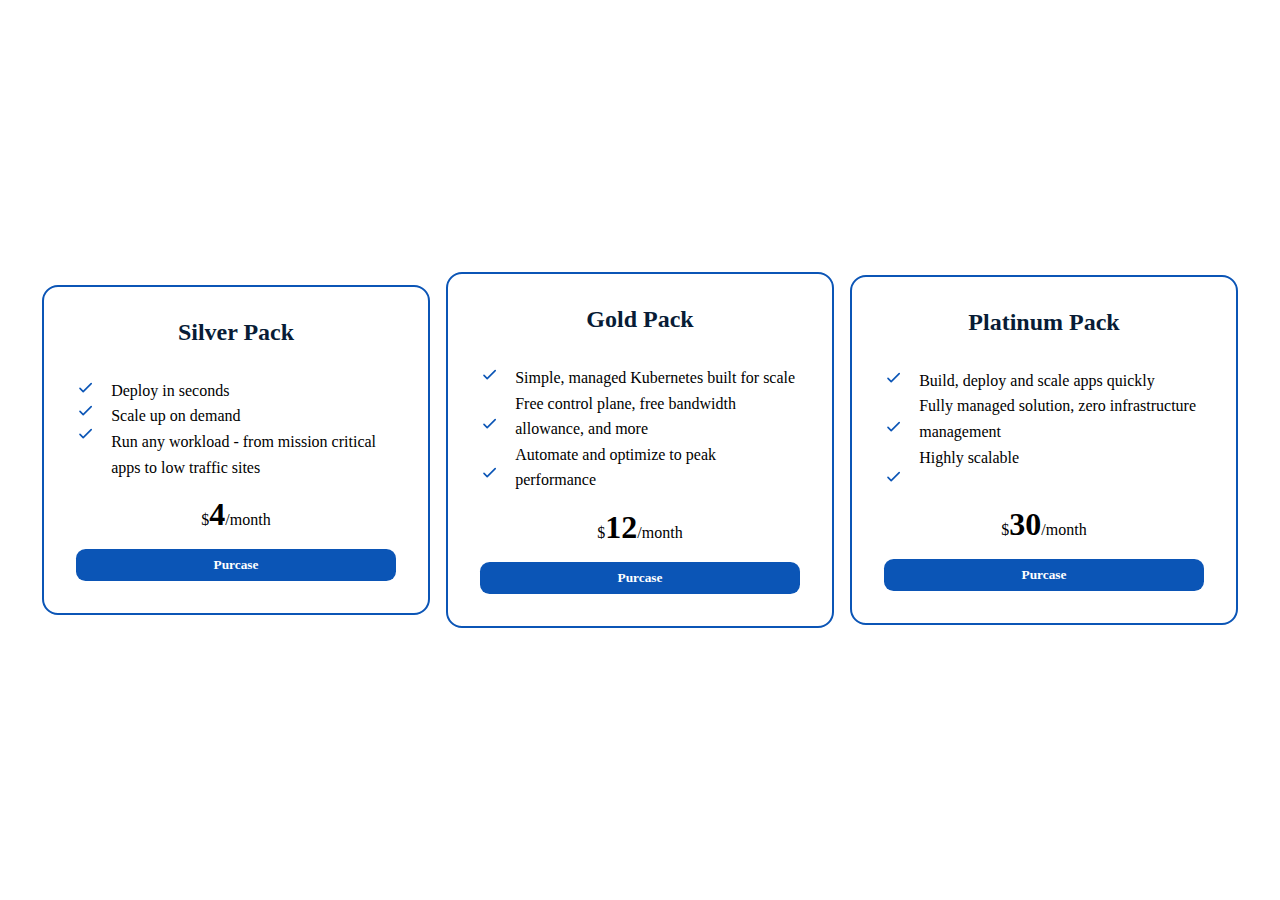
<file: A1.Table_pricing/index.html>
<!DOCTYPE html>
<html lang="en">
<head>
    <meta charset="UTF-8">
    <meta name="viewport" content="width=device-width, initial-scale=1.0">
    <link rel="stylesheet" href="style.css">
    <title>A1.Table pricing</title>
</head>
<body>
    
    <div class="pricing-table">

        
        <div class="pricing-card">
            <h2 class="title">Silver Pack</h2>
            <div class="description-container">
            <div>
                <div>
                    <svg xmlns="http://www.w3.org/2000/svg" fill="none" viewBox="0 0 24 24" stroke="currentColor">
                    <path stroke-linecap="round" stroke-linejoin="round" stroke-width="2" d="M5 13l4 4L19 7"></path>
                    </svg>
                </div>
                <div>
                    <svg xmlns="http://www.w3.org/2000/svg" fill="none" viewBox="0 0 24 24" stroke="currentColor">
                    <path stroke-linecap="round" stroke-linejoin="round" stroke-width="2" d="M5 13l4 4L19 7"></path>
                    </svg>
                </div>
                <div>
                    <svg xmlns="http://www.w3.org/2000/svg" fill="none" viewBox="0 0 24 24" stroke="currentColor">
                    <path stroke-linecap="round" stroke-linejoin="round" stroke-width="2" d="M5 13l4 4L19 7"></path>
                    </svg>
                </div>
            </div>
            <div class="description">
                <div>Deploy in seconds</div>
                <div>Scale up on demand</div>
                <div>Run any workload - from mission critical apps to low traffic sites</div>

            </div>
        </div>
            <p class="price">$<span class="number-price">4</span>/month</p>
            <button class="purchase-button">Purcase</button>
        </div>

        <div class="pricing-card">
            <h2 class="title">Gold Pack</h2>
            <div class="description-container">
            <div>
                <div>
                    <svg xmlns="http://www.w3.org/2000/svg" fill="none" viewBox="0 0 24 24" stroke="currentColor">
                    <path stroke-linecap="round" stroke-linejoin="round" stroke-width="2" d="M5 13l4 4L19 7"></path>
                    </svg>
                </div>
                <div style="margin-top: 1.6rem;">
                    <svg xmlns="http://www.w3.org/2000/svg" fill="none" viewBox="0 0 24 24" stroke="currentColor">
                    <path stroke-linecap="round" stroke-linejoin="round" stroke-width="2" d="M5 13l4 4L19 7"></path>
                    </svg>
                </div>
                <div style="margin-top: 1.6rem;">
                    <svg xmlns="http://www.w3.org/2000/svg" fill="none" viewBox="0 0 24 24" stroke="currentColor">
                    <path stroke-linecap="round" stroke-linejoin="round" stroke-width="2" d="M5 13l4 4L19 7"></path>
                    </svg>
                </div>
            </div>
            <div class="description">
                <div>Simple, managed Kubernetes built for scale</div>
                <div>Free control plane, free bandwidth allowance, and more</div>
                <div>Automate and optimize to peak performance</div>
            </div>
        </div>
            <p class="price">$<span class="number-price">12</span>/month</p>
            <button class="purchase-button">Purcase</button>
        </div>

        <div class="pricing-card">
            <h2 class="title">Platinum Pack</h2>
            <div class="description-container">
            <div>
                <div>
                    <svg xmlns="http://www.w3.org/2000/svg" fill="none" viewBox="0 0 24 24" stroke="currentColor">
                    <path stroke-linecap="round" stroke-linejoin="round" stroke-width="2" d="M5 13l4 4L19 7"></path>
                    </svg>
                </div>
                <div style="margin-top: 1.6rem;">
                    <svg xmlns="http://www.w3.org/2000/svg" fill="none" viewBox="0 0 24 24" stroke="currentColor">
                    <path stroke-linecap="round" stroke-linejoin="round" stroke-width="2" d="M5 13l4 4L19 7"></path>
                    </svg>
                </div>
                <div style="margin-top: 1.7rem;">
                    <svg xmlns="http://www.w3.org/2000/svg" fill="none" viewBox="0 0 24 24" stroke="currentColor">
                    <path stroke-linecap="round" stroke-linejoin="round" stroke-width="2" d="M5 13l4 4L19 7"></path>
                    </svg>
                </div>
            </div>
            <div class="description">
                <div>Build, deploy and scale apps quickly</div>
                <div>Fully managed solution, zero infrastructure management</div>
                <div>Highly scalable</div>
            </div>
        </div>
            <p class="price">$<span class="number-price">30</span>/month</p>
            <button class="purchase-button">Purcase</button>
        </div>
    </div>
        

    </div>
</body>
</html>
</file>
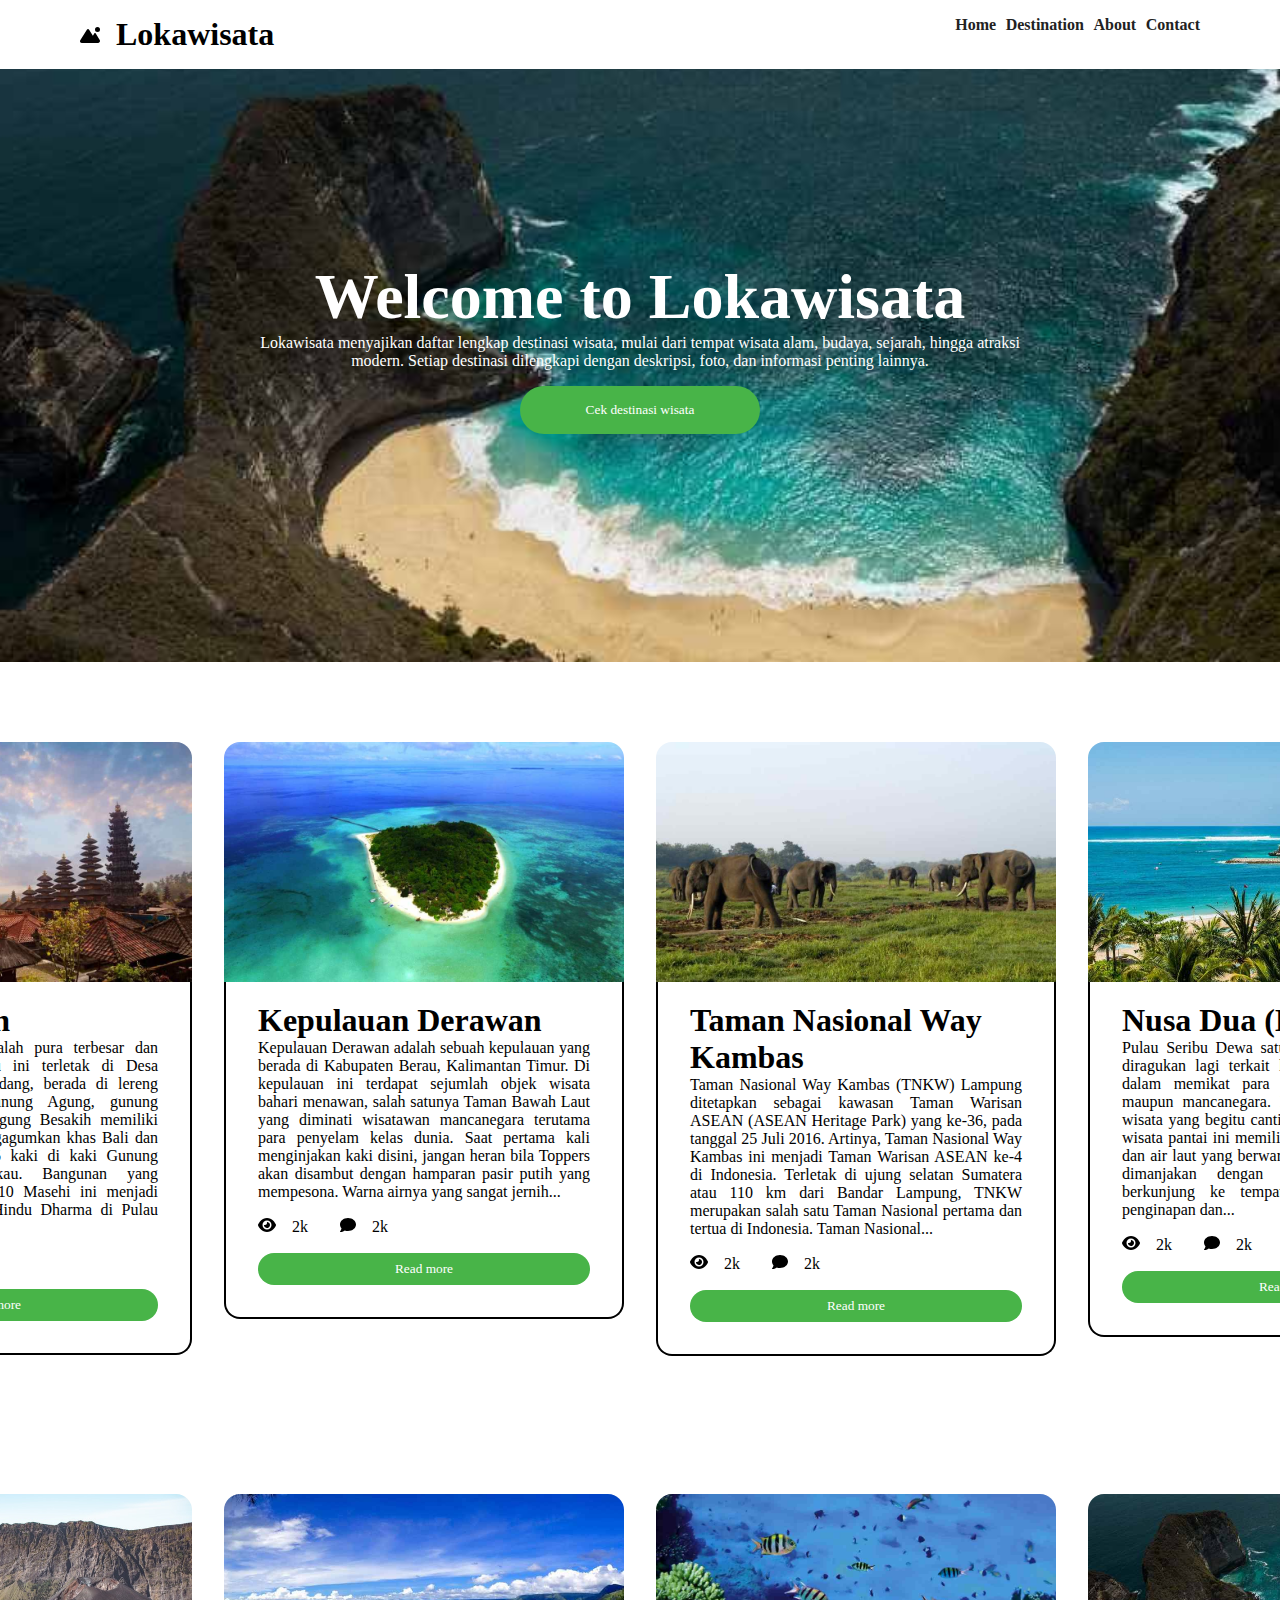
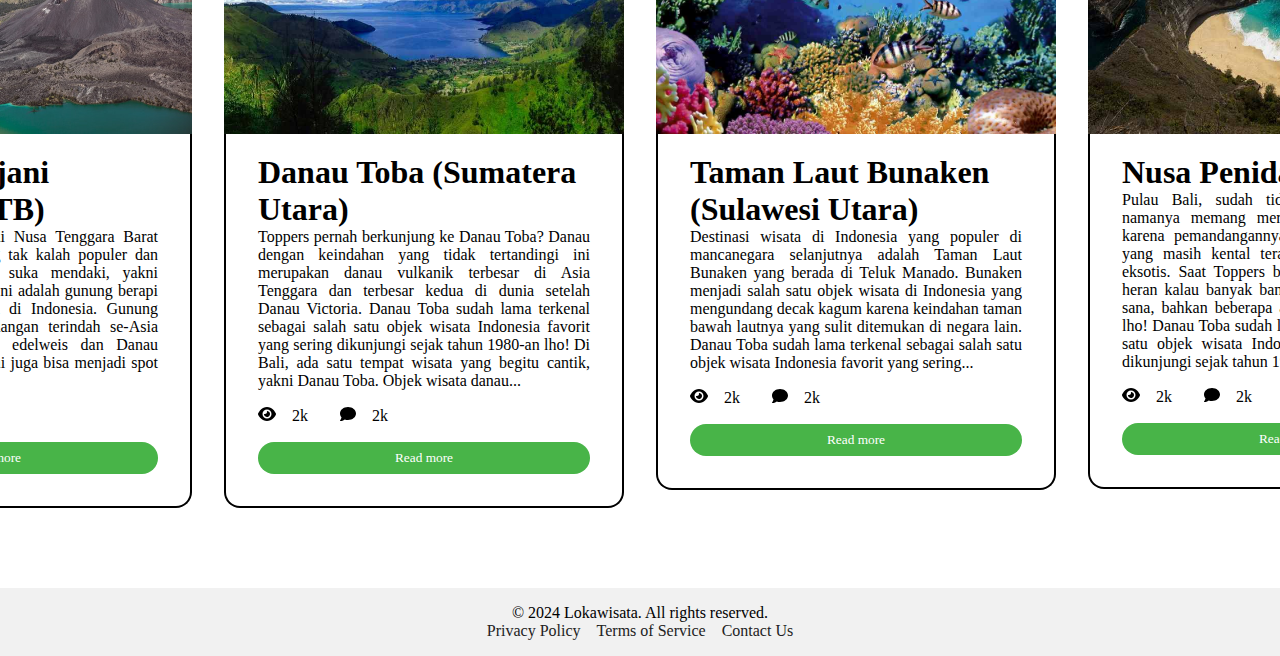
<file: A2.Landing_Page/index.html>
<!DOCTYPE html>
<html lang="en">
<head>
    <meta charset="UTF-8">
    <meta name="viewport" content="width=device-width, initial-scale=1.0">
    <link rel="stylesheet" href="style.css">
    <title>A2.Landing Page</title>
</head>
<body>
    <nav>
        <div style="display: flex; align-items: center; gap: 1rem;">
            <svg xmlns="http://www.w3.org/2000/svg" viewBox="0 0 640 512">
            <path d="M560 160A80 80 0 1 0 560 0a80 80 0 1 0 0 160zM55.9 512l325.2 0 75 0 122.8 0c33.8 0 61.1-27.4 61.1-61.1c0-11.2-3.1-22.2-8.9-31.8l-132-216.3C495 196.1 487.8 192 480 192s-15 4.1-19.1 10.7l-48.2 79L286.8 81c-6.6-10.6-18.3-17-30.8-17s-24.1 6.4-30.8 17L8.6 426.4C3 435.3 0 445.6 0 456.1C0 487 25 512 55.9 512z"/></svg>
            <h1>Lokawisata</h1>
        </div>
        <ul class="navlink">
            <li><a href="">Home</a></li>
            <li><a href="">Destination</a></li>
            <li><a href="">About</a></li>
            <li><a href="">Contact</a></li>
        </ul>
    </nav>

    <main>
        <section class="zero-section">
            <div>
                <h1>Welcome to Lokawisata</h1>
                <p>
                    Lokawisata menyajikan daftar lengkap destinasi wisata, mulai dari tempat wisata alam, budaya, sejarah, hingga atraksi modern. Setiap destinasi dilengkapi dengan deskripsi, foto, dan informasi penting lainnya.
                </p>
                <button>Cek destinasi wisata</button>
            </div>
        </section>

        <section class="first-section">

            <div class="news-card">
                <img src="./assets/Pura Besakih.jpg" alt="" class="picture">

                <div style="padding: 2rem; border: 2px solid; border-top: none; border-bottom-right-radius: 1rem; border-bottom-left-radius: 1rem;">
                    <h1 class="title">Pura Besakih</h1>
                    <p class="description">Pura Agung Besakih adalah pura terbesar dan termegah di Bali. Pulau ini terletak di Desa Besakih, Kecamatan Rendang, berada di lereng sebelah barat daya Gunung Agung, gunung tertinggi di Bali. Pura Agung Besakih memiliki gaya arsitektur yang mengagumkan khas Bali dan berada di ketinggian 915 kaki di kaki Gunung Agung dengan memukau. Bangunan yang dibangun sejak abad ke-10 Masehi ini menjadi pusat kegiatan spiritual Hindu Dharma di Pulau Dewata.</p>
                    
                    <div style="display: flex; gap: 2rem; margin-top: 1rem;">
                    <div class="view-container">
                        <div>
                            <svg xmlns="http://www.w3.org/2000/svg" viewBox="0 0 576 512">
                            <path d="M288 32c-80.8 0-145.5 36.8-192.6 80.6C48.6 156 17.3 208 2.5 243.7c-3.3 7.9-3.3 16.7 0 24.6C17.3 304 48.6 356 95.4 399.4C142.5 443.2 207.2 480 288 480s145.5-36.8 192.6-80.6c46.8-43.5 78.1-95.4 93-131.1c3.3-7.9 3.3-16.7 0-24.6c-14.9-35.7-46.2-87.7-93-131.1C433.5 68.8 368.8 32 288 32zM144 256a144 144 0 1 1 288 0 144 144 0 1 1 -288 0zm144-64c0 35.3-28.7 64-64 64c-7.1 0-13.9-1.2-20.3-3.3c-5.5-1.8-11.9 1.6-11.7 7.4c.3 6.9 1.3 13.8 3.2 20.7c13.7 51.2 66.4 81.6 117.6 67.9s81.6-66.4 67.9-117.6c-11.1-41.5-47.8-69.4-88.6-71.1c-5.8-.2-9.2 6.1-7.4 11.7c2.1 6.4 3.3 13.2 3.3 20.3z"/></svg>
                        </div>
                        <p>2k</p>
                    </div>
                    <div class="view-container">
                        <div>
                            <svg xmlns="http://www.w3.org/2000/svg" viewBox="0 0 512 512">
                            <path d="M512 240c0 114.9-114.6 208-256 208c-37.1 0-72.3-6.4-104.1-17.9c-11.9 8.7-31.3 20.6-54.3 30.6C73.6 471.1 44.7 480 16 480c-6.5 0-12.3-3.9-14.8-9.9c-2.5-6-1.1-12.8 3.4-17.4c0 0 0 0 0 0s0 0 0 0s0 0 0 0c0 0 0 0 0 0l.3-.3c.3-.3 .7-.7 1.3-1.4c1.1-1.2 2.8-3.1 4.9-5.7c4.1-5 9.6-12.4 15.2-21.6c10-16.6 19.5-38.4 21.4-62.9C17.7 326.8 0 285.1 0 240C0 125.1 114.6 32 256 32s256 93.1 256 208z"/></svg>
                        </div>
                        <p>2k</p>
                    </div>
                    </div>

                    <button style="padding: 0.5rem; width: 100%;">Read more</button>
                </div>
            </div>

            <div class="news-card">
                <img src="./assets/Kepulauan Derawan.jpg" alt="" class="picture">

                <div style="padding: 2rem; border: 2px solid; border-top: none; border-bottom-right-radius: 1rem; border-bottom-left-radius: 1rem;">
                    <h1 class="title">Kepulauan Derawan</h1>
                    <p class="description">Kepulauan Derawan adalah sebuah kepulauan yang berada di Kabupaten Berau, Kalimantan Timur. Di kepulauan ini terdapat sejumlah objek wisata bahari menawan, salah satunya Taman Bawah Laut yang diminati wisatawan mancanegara terutama para penyelam kelas dunia.

                        Saat pertama kali menginjakan kaki disini, jangan heran bila Toppers akan disambut dengan hamparan pasir putih yang mempesona. Warna airnya yang sangat jernih...</p>
                    
                    <div style="display: flex; gap: 2rem; margin-top: 1rem;">
                    <div class="view-container">
                        <div>
                            <svg xmlns="http://www.w3.org/2000/svg" viewBox="0 0 576 512">
                            <path d="M288 32c-80.8 0-145.5 36.8-192.6 80.6C48.6 156 17.3 208 2.5 243.7c-3.3 7.9-3.3 16.7 0 24.6C17.3 304 48.6 356 95.4 399.4C142.5 443.2 207.2 480 288 480s145.5-36.8 192.6-80.6c46.8-43.5 78.1-95.4 93-131.1c3.3-7.9 3.3-16.7 0-24.6c-14.9-35.7-46.2-87.7-93-131.1C433.5 68.8 368.8 32 288 32zM144 256a144 144 0 1 1 288 0 144 144 0 1 1 -288 0zm144-64c0 35.3-28.7 64-64 64c-7.1 0-13.9-1.2-20.3-3.3c-5.5-1.8-11.9 1.6-11.7 7.4c.3 6.9 1.3 13.8 3.2 20.7c13.7 51.2 66.4 81.6 117.6 67.9s81.6-66.4 67.9-117.6c-11.1-41.5-47.8-69.4-88.6-71.1c-5.8-.2-9.2 6.1-7.4 11.7c2.1 6.4 3.3 13.2 3.3 20.3z"/></svg>
                        </div>
                        <p>2k</p>
                    </div>
                    <div class="view-container">
                        <div>
                            <svg xmlns="http://www.w3.org/2000/svg" viewBox="0 0 512 512">
                            <path d="M512 240c0 114.9-114.6 208-256 208c-37.1 0-72.3-6.4-104.1-17.9c-11.9 8.7-31.3 20.6-54.3 30.6C73.6 471.1 44.7 480 16 480c-6.5 0-12.3-3.9-14.8-9.9c-2.5-6-1.1-12.8 3.4-17.4c0 0 0 0 0 0s0 0 0 0s0 0 0 0c0 0 0 0 0 0l.3-.3c.3-.3 .7-.7 1.3-1.4c1.1-1.2 2.8-3.1 4.9-5.7c4.1-5 9.6-12.4 15.2-21.6c10-16.6 19.5-38.4 21.4-62.9C17.7 326.8 0 285.1 0 240C0 125.1 114.6 32 256 32s256 93.1 256 208z"/></svg>
                        </div>
                        <p>2k</p>
                    </div>
                    </div>

                    <button style="padding: 0.5rem; width: 100%;">Read more</button>
                </div>
            </div>

            <div class="news-card">
                <img src="./assets/Taman Nasional Way Kambas.jpg" alt="" class="picture">

                <div style="padding: 2rem; border: 2px solid; border-top: none; border-bottom-right-radius: 1rem; border-bottom-left-radius: 1rem;">
                    <h1 class="title">Taman Nasional Way Kambas</h1>
                    <p class="description">Taman Nasional Way Kambas (TNKW) Lampung ditetapkan sebagai kawasan Taman Warisan ASEAN (ASEAN Heritage Park) yang ke-36, pada tanggal 25 Juli 2016. Artinya, Taman Nasional Way Kambas ini menjadi Taman Warisan ASEAN ke-4 di Indonesia.

                        Terletak di ujung selatan Sumatera atau 110 km dari Bandar Lampung, TNKW merupakan salah satu Taman Nasional pertama dan tertua di Indonesia. Taman Nasional...
                        </p>
                    
                    <div style="display: flex; gap: 2rem; margin-top: 1rem;">
                    <div class="view-container">
                        <div>
                            <svg xmlns="http://www.w3.org/2000/svg" viewBox="0 0 576 512">
                            <path d="M288 32c-80.8 0-145.5 36.8-192.6 80.6C48.6 156 17.3 208 2.5 243.7c-3.3 7.9-3.3 16.7 0 24.6C17.3 304 48.6 356 95.4 399.4C142.5 443.2 207.2 480 288 480s145.5-36.8 192.6-80.6c46.8-43.5 78.1-95.4 93-131.1c3.3-7.9 3.3-16.7 0-24.6c-14.9-35.7-46.2-87.7-93-131.1C433.5 68.8 368.8 32 288 32zM144 256a144 144 0 1 1 288 0 144 144 0 1 1 -288 0zm144-64c0 35.3-28.7 64-64 64c-7.1 0-13.9-1.2-20.3-3.3c-5.5-1.8-11.9 1.6-11.7 7.4c.3 6.9 1.3 13.8 3.2 20.7c13.7 51.2 66.4 81.6 117.6 67.9s81.6-66.4 67.9-117.6c-11.1-41.5-47.8-69.4-88.6-71.1c-5.8-.2-9.2 6.1-7.4 11.7c2.1 6.4 3.3 13.2 3.3 20.3z"/></svg>
                        </div>
                        <p>2k</p>
                    </div>
                    <div class="view-container">
                        <div>
                            <svg xmlns="http://www.w3.org/2000/svg" viewBox="0 0 512 512">
                            <path d="M512 240c0 114.9-114.6 208-256 208c-37.1 0-72.3-6.4-104.1-17.9c-11.9 8.7-31.3 20.6-54.3 30.6C73.6 471.1 44.7 480 16 480c-6.5 0-12.3-3.9-14.8-9.9c-2.5-6-1.1-12.8 3.4-17.4c0 0 0 0 0 0s0 0 0 0s0 0 0 0c0 0 0 0 0 0l.3-.3c.3-.3 .7-.7 1.3-1.4c1.1-1.2 2.8-3.1 4.9-5.7c4.1-5 9.6-12.4 15.2-21.6c10-16.6 19.5-38.4 21.4-62.9C17.7 326.8 0 285.1 0 240C0 125.1 114.6 32 256 32s256 93.1 256 208z"/></svg>
                        </div>
                        <p>2k</p>
                    </div>
                    </div>

                    <button style="padding: 0.5rem; width: 100%;">Read more</button>
                </div>
            </div>

            <div class="news-card">
                <img src="./assets/Nusa Dua.jpg" alt="" class="picture">

                <div style="padding: 2rem; border: 2px solid; border-top: none; border-bottom-right-radius: 1rem; border-bottom-left-radius: 1rem;">
                    <h1 class="title">Nusa Dua (Bali)</h1>
                    <p class="description">Pulau Seribu Dewa satu ini memang tidak perlu diragukan lagi terkait keindahan dan pesonanya dalam memikat para wisatawan dalam negeri maupun mancanegara. Di Bali, ada satu tempat wisata yang begitu cantik, yakni Nusa Dua. 

                        Objek wisata pantai ini memiliki pasir putih yang lembut dan air laut yang berwarna biru jernih. Kamu akan dimanjakan dengan berbagai fasilitas saat berkunjung ke tempat satu ini. Mulai dari penginapan dan...</p>
                    
                    <div style="display: flex; gap: 2rem; margin-top: 1rem;">
                    <div class="view-container">
                        <div>
                            <svg xmlns="http://www.w3.org/2000/svg" viewBox="0 0 576 512">
                            <path d="M288 32c-80.8 0-145.5 36.8-192.6 80.6C48.6 156 17.3 208 2.5 243.7c-3.3 7.9-3.3 16.7 0 24.6C17.3 304 48.6 356 95.4 399.4C142.5 443.2 207.2 480 288 480s145.5-36.8 192.6-80.6c46.8-43.5 78.1-95.4 93-131.1c3.3-7.9 3.3-16.7 0-24.6c-14.9-35.7-46.2-87.7-93-131.1C433.5 68.8 368.8 32 288 32zM144 256a144 144 0 1 1 288 0 144 144 0 1 1 -288 0zm144-64c0 35.3-28.7 64-64 64c-7.1 0-13.9-1.2-20.3-3.3c-5.5-1.8-11.9 1.6-11.7 7.4c.3 6.9 1.3 13.8 3.2 20.7c13.7 51.2 66.4 81.6 117.6 67.9s81.6-66.4 67.9-117.6c-11.1-41.5-47.8-69.4-88.6-71.1c-5.8-.2-9.2 6.1-7.4 11.7c2.1 6.4 3.3 13.2 3.3 20.3z"/></svg>
                        </div>
                        <p>2k</p>
                    </div>
                    <div class="view-container">
                        <div>
                            <svg xmlns="http://www.w3.org/2000/svg" viewBox="0 0 512 512">
                            <path d="M512 240c0 114.9-114.6 208-256 208c-37.1 0-72.3-6.4-104.1-17.9c-11.9 8.7-31.3 20.6-54.3 30.6C73.6 471.1 44.7 480 16 480c-6.5 0-12.3-3.9-14.8-9.9c-2.5-6-1.1-12.8 3.4-17.4c0 0 0 0 0 0s0 0 0 0s0 0 0 0c0 0 0 0 0 0l.3-.3c.3-.3 .7-.7 1.3-1.4c1.1-1.2 2.8-3.1 4.9-5.7c4.1-5 9.6-12.4 15.2-21.6c10-16.6 19.5-38.4 21.4-62.9C17.7 326.8 0 285.1 0 240C0 125.1 114.6 32 256 32s256 93.1 256 208z"/></svg>
                        </div>
                        <p>2k</p>
                    </div>
                    </div>

                    <button style="padding: 0.5rem; width: 100%;">Read more</button>
                </div>
            </div>

            <div class="news-card">
                <img src="./assets/Gunung Rinjani.jpg" alt="" class="picture">

                <div style="padding: 2rem; border: 2px solid; border-top: none; border-bottom-right-radius: 1rem; border-bottom-left-radius: 1rem;">
                    <h1 class="title">Gunung Rinjani (Lombok, NTB)</h1>
                    <p class="description">Selain Gili Trawangan, di Nusa Tenggara Barat juga terdapat wisata yang tak kalah populer dan cocok bagi kamu yang suka mendaki, yakni Gunung Rinjani. Gunung ini adalah gunung berapi tertinggi kedua yang ada di Indonesia. 

                        Gunung Rinjani memiliki pemandangan terindah se-Asia dengan hamparan bunga edelweis dan Danau Segara Anak. Di tempat ini juga bisa menjadi spot menarik bagi para... 
                        </p>
                    
                    <div style="display: flex; gap: 2rem; margin-top: 1rem;">
                    <div class="view-container">
                        <div>
                            <svg xmlns="http://www.w3.org/2000/svg" viewBox="0 0 576 512">
                            <path d="M288 32c-80.8 0-145.5 36.8-192.6 80.6C48.6 156 17.3 208 2.5 243.7c-3.3 7.9-3.3 16.7 0 24.6C17.3 304 48.6 356 95.4 399.4C142.5 443.2 207.2 480 288 480s145.5-36.8 192.6-80.6c46.8-43.5 78.1-95.4 93-131.1c3.3-7.9 3.3-16.7 0-24.6c-14.9-35.7-46.2-87.7-93-131.1C433.5 68.8 368.8 32 288 32zM144 256a144 144 0 1 1 288 0 144 144 0 1 1 -288 0zm144-64c0 35.3-28.7 64-64 64c-7.1 0-13.9-1.2-20.3-3.3c-5.5-1.8-11.9 1.6-11.7 7.4c.3 6.9 1.3 13.8 3.2 20.7c13.7 51.2 66.4 81.6 117.6 67.9s81.6-66.4 67.9-117.6c-11.1-41.5-47.8-69.4-88.6-71.1c-5.8-.2-9.2 6.1-7.4 11.7c2.1 6.4 3.3 13.2 3.3 20.3z"/></svg>
                        </div>
                        <p>2k</p>
                    </div>
                    <div class="view-container">
                        <div>
                            <svg xmlns="http://www.w3.org/2000/svg" viewBox="0 0 512 512">
                            <path d="M512 240c0 114.9-114.6 208-256 208c-37.1 0-72.3-6.4-104.1-17.9c-11.9 8.7-31.3 20.6-54.3 30.6C73.6 471.1 44.7 480 16 480c-6.5 0-12.3-3.9-14.8-9.9c-2.5-6-1.1-12.8 3.4-17.4c0 0 0 0 0 0s0 0 0 0s0 0 0 0c0 0 0 0 0 0l.3-.3c.3-.3 .7-.7 1.3-1.4c1.1-1.2 2.8-3.1 4.9-5.7c4.1-5 9.6-12.4 15.2-21.6c10-16.6 19.5-38.4 21.4-62.9C17.7 326.8 0 285.1 0 240C0 125.1 114.6 32 256 32s256 93.1 256 208z"/></svg>
                        </div>
                        <p>2k</p>
                    </div>
                    </div>

                    <button style="padding: 0.5rem; width: 100%;">Read more</button>
                </div>
            </div>

            <div class="news-card">
                <img src="./assets/Danau Toba.jpg" alt="" class="picture">

                <div style="padding: 2rem; border: 2px solid; border-top: none; border-bottom-right-radius: 1rem; border-bottom-left-radius: 1rem;">
                    <h1 class="title">Danau Toba (Sumatera Utara)</h1>
                    <p class="description">Toppers pernah berkunjung ke Danau Toba? Danau dengan keindahan yang tidak tertandingi ini merupakan danau vulkanik terbesar di Asia Tenggara dan terbesar kedua di dunia setelah Danau Victoria.

                        Danau Toba sudah lama terkenal sebagai salah satu objek wisata Indonesia favorit yang sering dikunjungi sejak tahun 1980-an lho! Di Bali, ada satu tempat wisata yang begitu cantik, yakni Danau Toba. Objek wisata danau...</p>
                    
                    <div style="display: flex; gap: 2rem; margin-top: 1rem;">
                    <div class="view-container">
                        <div>
                            <svg xmlns="http://www.w3.org/2000/svg" viewBox="0 0 576 512">
                            <path d="M288 32c-80.8 0-145.5 36.8-192.6 80.6C48.6 156 17.3 208 2.5 243.7c-3.3 7.9-3.3 16.7 0 24.6C17.3 304 48.6 356 95.4 399.4C142.5 443.2 207.2 480 288 480s145.5-36.8 192.6-80.6c46.8-43.5 78.1-95.4 93-131.1c3.3-7.9 3.3-16.7 0-24.6c-14.9-35.7-46.2-87.7-93-131.1C433.5 68.8 368.8 32 288 32zM144 256a144 144 0 1 1 288 0 144 144 0 1 1 -288 0zm144-64c0 35.3-28.7 64-64 64c-7.1 0-13.9-1.2-20.3-3.3c-5.5-1.8-11.9 1.6-11.7 7.4c.3 6.9 1.3 13.8 3.2 20.7c13.7 51.2 66.4 81.6 117.6 67.9s81.6-66.4 67.9-117.6c-11.1-41.5-47.8-69.4-88.6-71.1c-5.8-.2-9.2 6.1-7.4 11.7c2.1 6.4 3.3 13.2 3.3 20.3z"/></svg>
                        </div>
                        <p>2k</p>
                    </div>
                    <div class="view-container">
                        <div>
                            <svg xmlns="http://www.w3.org/2000/svg" viewBox="0 0 512 512">
                            <path d="M512 240c0 114.9-114.6 208-256 208c-37.1 0-72.3-6.4-104.1-17.9c-11.9 8.7-31.3 20.6-54.3 30.6C73.6 471.1 44.7 480 16 480c-6.5 0-12.3-3.9-14.8-9.9c-2.5-6-1.1-12.8 3.4-17.4c0 0 0 0 0 0s0 0 0 0s0 0 0 0c0 0 0 0 0 0l.3-.3c.3-.3 .7-.7 1.3-1.4c1.1-1.2 2.8-3.1 4.9-5.7c4.1-5 9.6-12.4 15.2-21.6c10-16.6 19.5-38.4 21.4-62.9C17.7 326.8 0 285.1 0 240C0 125.1 114.6 32 256 32s256 93.1 256 208z"/></svg>
                        </div>
                        <p>2k</p>
                    </div>
                    </div>

                    <button style="padding: 0.5rem; width: 100%;">Read more</button>
                </div>
            </div>

            <div class="news-card">
                <img src="./assets/Taman Laut Bunaken.jpg" alt="" class="picture">

                <div style="padding: 2rem; border: 2px solid; border-top: none; border-bottom-right-radius: 1rem; border-bottom-left-radius: 1rem;">
                    <h1 class="title">Taman Laut Bunaken (Sulawesi Utara)</h1>
                    <p class="description">Destinasi wisata di Indonesia yang populer di mancanegara selanjutnya adalah Taman Laut Bunaken yang berada di Teluk Manado.

                        Bunaken menjadi salah satu objek wisata di Indonesia yang mengundang decak kagum karena keindahan taman bawah lautnya yang sulit ditemukan di negara lain.
                        

                        Danau Toba sudah lama terkenal sebagai salah satu objek wisata Indonesia favorit yang sering...</p>
                    
                    <div style="display: flex; gap: 2rem; margin-top: 1rem;">
                    <div class="view-container">
                        <div>
                            <svg xmlns="http://www.w3.org/2000/svg" viewBox="0 0 576 512">
                            <path d="M288 32c-80.8 0-145.5 36.8-192.6 80.6C48.6 156 17.3 208 2.5 243.7c-3.3 7.9-3.3 16.7 0 24.6C17.3 304 48.6 356 95.4 399.4C142.5 443.2 207.2 480 288 480s145.5-36.8 192.6-80.6c46.8-43.5 78.1-95.4 93-131.1c3.3-7.9 3.3-16.7 0-24.6c-14.9-35.7-46.2-87.7-93-131.1C433.5 68.8 368.8 32 288 32zM144 256a144 144 0 1 1 288 0 144 144 0 1 1 -288 0zm144-64c0 35.3-28.7 64-64 64c-7.1 0-13.9-1.2-20.3-3.3c-5.5-1.8-11.9 1.6-11.7 7.4c.3 6.9 1.3 13.8 3.2 20.7c13.7 51.2 66.4 81.6 117.6 67.9s81.6-66.4 67.9-117.6c-11.1-41.5-47.8-69.4-88.6-71.1c-5.8-.2-9.2 6.1-7.4 11.7c2.1 6.4 3.3 13.2 3.3 20.3z"/></svg>
                        </div>
                        <p>2k</p>
                    </div>
                    <div class="view-container">
                        <div>
                            <svg xmlns="http://www.w3.org/2000/svg" viewBox="0 0 512 512">
                            <path d="M512 240c0 114.9-114.6 208-256 208c-37.1 0-72.3-6.4-104.1-17.9c-11.9 8.7-31.3 20.6-54.3 30.6C73.6 471.1 44.7 480 16 480c-6.5 0-12.3-3.9-14.8-9.9c-2.5-6-1.1-12.8 3.4-17.4c0 0 0 0 0 0s0 0 0 0s0 0 0 0c0 0 0 0 0 0l.3-.3c.3-.3 .7-.7 1.3-1.4c1.1-1.2 2.8-3.1 4.9-5.7c4.1-5 9.6-12.4 15.2-21.6c10-16.6 19.5-38.4 21.4-62.9C17.7 326.8 0 285.1 0 240C0 125.1 114.6 32 256 32s256 93.1 256 208z"/></svg>
                        </div>
                        <p>2k</p>
                    </div>
                    </div>

                    <button style="padding: 0.5rem; width: 100%;">Read more</button>
                </div>
            </div>

            <div class="news-card">
                <img src="./assets/Nusa Penida.jpg" alt="" class="picture">

                <div style="padding: 2rem; border: 2px solid; border-top: none; border-bottom-right-radius: 1rem; border-bottom-left-radius: 1rem;">
                    <h1 class="title">Nusa Penida (Bali)</h1>
                    <p class="description">Pulau Bali, sudah tidak bisa dipungkiri lagi namanya memang merajalela ke seluruh dunia karena pemandangannya yang indah, budayanya yang masih kental terasa dan pantai nya yang eksotis.

                        Saat Toppers berkunjung ke Bali jangan heran kalau banyak banget turis berlalu lalang di sana, bahkan beberapa ada yang menetap di Bali lho!

                        Danau Toba sudah lama terkenal sebagai salah satu objek wisata Indonesia favorit yang sering dikunjungi sejak tahun 1980...</p>
                    
                    <div style="display: flex; gap: 2rem; margin-top: 1rem;">
                    <div class="view-container">
                        <div>
                            <svg xmlns="http://www.w3.org/2000/svg" viewBox="0 0 576 512">
                            <path d="M288 32c-80.8 0-145.5 36.8-192.6 80.6C48.6 156 17.3 208 2.5 243.7c-3.3 7.9-3.3 16.7 0 24.6C17.3 304 48.6 356 95.4 399.4C142.5 443.2 207.2 480 288 480s145.5-36.8 192.6-80.6c46.8-43.5 78.1-95.4 93-131.1c3.3-7.9 3.3-16.7 0-24.6c-14.9-35.7-46.2-87.7-93-131.1C433.5 68.8 368.8 32 288 32zM144 256a144 144 0 1 1 288 0 144 144 0 1 1 -288 0zm144-64c0 35.3-28.7 64-64 64c-7.1 0-13.9-1.2-20.3-3.3c-5.5-1.8-11.9 1.6-11.7 7.4c.3 6.9 1.3 13.8 3.2 20.7c13.7 51.2 66.4 81.6 117.6 67.9s81.6-66.4 67.9-117.6c-11.1-41.5-47.8-69.4-88.6-71.1c-5.8-.2-9.2 6.1-7.4 11.7c2.1 6.4 3.3 13.2 3.3 20.3z"/></svg>
                        </div>
                        <p>2k</p>
                    </div>
                    <div class="view-container">
                        <div>
                            <svg xmlns="http://www.w3.org/2000/svg" viewBox="0 0 512 512">
                            <path d="M512 240c0 114.9-114.6 208-256 208c-37.1 0-72.3-6.4-104.1-17.9c-11.9 8.7-31.3 20.6-54.3 30.6C73.6 471.1 44.7 480 16 480c-6.5 0-12.3-3.9-14.8-9.9c-2.5-6-1.1-12.8 3.4-17.4c0 0 0 0 0 0s0 0 0 0s0 0 0 0c0 0 0 0 0 0l.3-.3c.3-.3 .7-.7 1.3-1.4c1.1-1.2 2.8-3.1 4.9-5.7c4.1-5 9.6-12.4 15.2-21.6c10-16.6 19.5-38.4 21.4-62.9C17.7 326.8 0 285.1 0 240C0 125.1 114.6 32 256 32s256 93.1 256 208z"/></svg>
                        </div>
                        <p>2k</p>
                    </div>
                    </div>

                    <button style="padding: 0.5rem; width: 100%;">Read more</button>
                </div>
            </div>

        </section>
    </main>

    <footer>
        <div style="text-align: center; padding: 1rem; background-color: #f1f1f1;">
            <p>&copy; 2024 Lokawisata. All rights reserved.</p>
            <ul style="list-style: none; padding: 0; display: flex; justify-content: center; gap: 1rem;">
                <li><a href="#">Privacy Policy</a></li>
                <li><a href="#">Terms of Service</a></li>
                <li><a href="#">Contact Us</a></li>
            </ul>
        </div>
    </footer>
</body>



</html>
</file>
<file: A1.Table_pricing/style.css>
*{
    font-family: 'Poppins';
    margin: 0;
 }

 body{
    display: flex;
    justify-content: center;
    height: 100vh;
 }


 .pricing-table{
    display: flex;
    gap: 1rem;
    align-items: center;
 }

 .pricing-card{
    padding: 2rem;
    border: 2px solid rgb(11, 85, 182);
    border-radius: 1rem;
    max-width: 20rem;
 }

 .pricing-table :hover{
    scale: 1.05;
 }

 .title{
   color: rgb(8, 28, 54);
   text-align: center;
   padding-bottom: 2rem ;
 }

 .description-container{
   display: flex;
   gap: 1rem;
 }
 
 .description{
   line-height: 1.6rem;
 }

 li{
   list-style: none;
 }

 svg{
  height: 1.2rem;
  width: 1.2rem;
  color: rgb(11, 85, 182);
 }

 .price{
    text-align: center;
    margin-top: 1rem;
 }

 .number-price{
      font-size: 2rem;
      font-weight: 700;
 }

 .purchase-button{
    margin-top: 1rem;
    width: 100%;
    border-radius: 0.6rem;
    font-weight: 700;
    background-color: rgb(11, 85, 182);
    color: white;
    border: none;
    padding: 0.5rem;
 }

 .purchase-button:hover{
    border: 2;
    border-color: rgb(11, 51, 104);
    scale: 1.02;
    animation-duration: 200ms;
    box-shadow:0 0 0 2px rgb(12, 69, 143);
 }
</file>
<file: A2.Landing_Page/style.css>
*{
    font-family: 'Poppins';
    margin: 0;
 }


 li{
    list-style: none;
 }

 a{
    text-decoration: none;
    color: rgb(34, 34, 34);
 }

 nav{
    display: flex;
    justify-content: space-between;
    position: fixed;
    background-color: white;
    width: 100%;
    padding: 1rem 5rem;
    box-sizing: border-box;
 }
 
 .navlink{
    display: flex;
    gap: 0.6rem;
    font-weight: 600;
 }

 main{
    padding-top: 2rem;
 }

 .zero-section{
    background-image: url(./assets/Nusa\ Penida.jpg);
    background-repeat: no-repeat;
    height: 70vh;
    background-size: cover;
    display: flex;
    align-items: center;
    justify-content: center;
    color: white;
    text-align: center;
 }

 .zero-section h1{
    font-size: 4rem;
 }

 .zero-section p{
    max-width: 50rem;
 }

 button{
    background-color: rgb(72, 180, 72);
    border: none;
    padding: 1rem;
    width: 15rem;
    color: white;
    margin-top: 1rem;
    border-radius: 2rem;
 }

 button:hover{
    box-shadow: 0 0 0 0.1rem;
    background-color: rgb(45, 121, 45);
 }

 .news-card{
    width: 25rem;
 }

 .picture{
    height: 15rem;
    width: 25rem;
    margin-bottom: -1rem;
    border-top-left-radius: 1rem;
    border-top-right-radius: 1rem;
 }

 svg{
    height: 1rem;
 }
 
 .view-container{
    display: flex;
    gap: 1rem;
    align-items: center;
 }

 .description{
    text-align: justify;
}

.first-section{
    display: grid;
    grid: 45rem / auto auto auto auto;
    padding: 5rem;
    justify-content: center;
    gap: 2rem;
}
</file>
